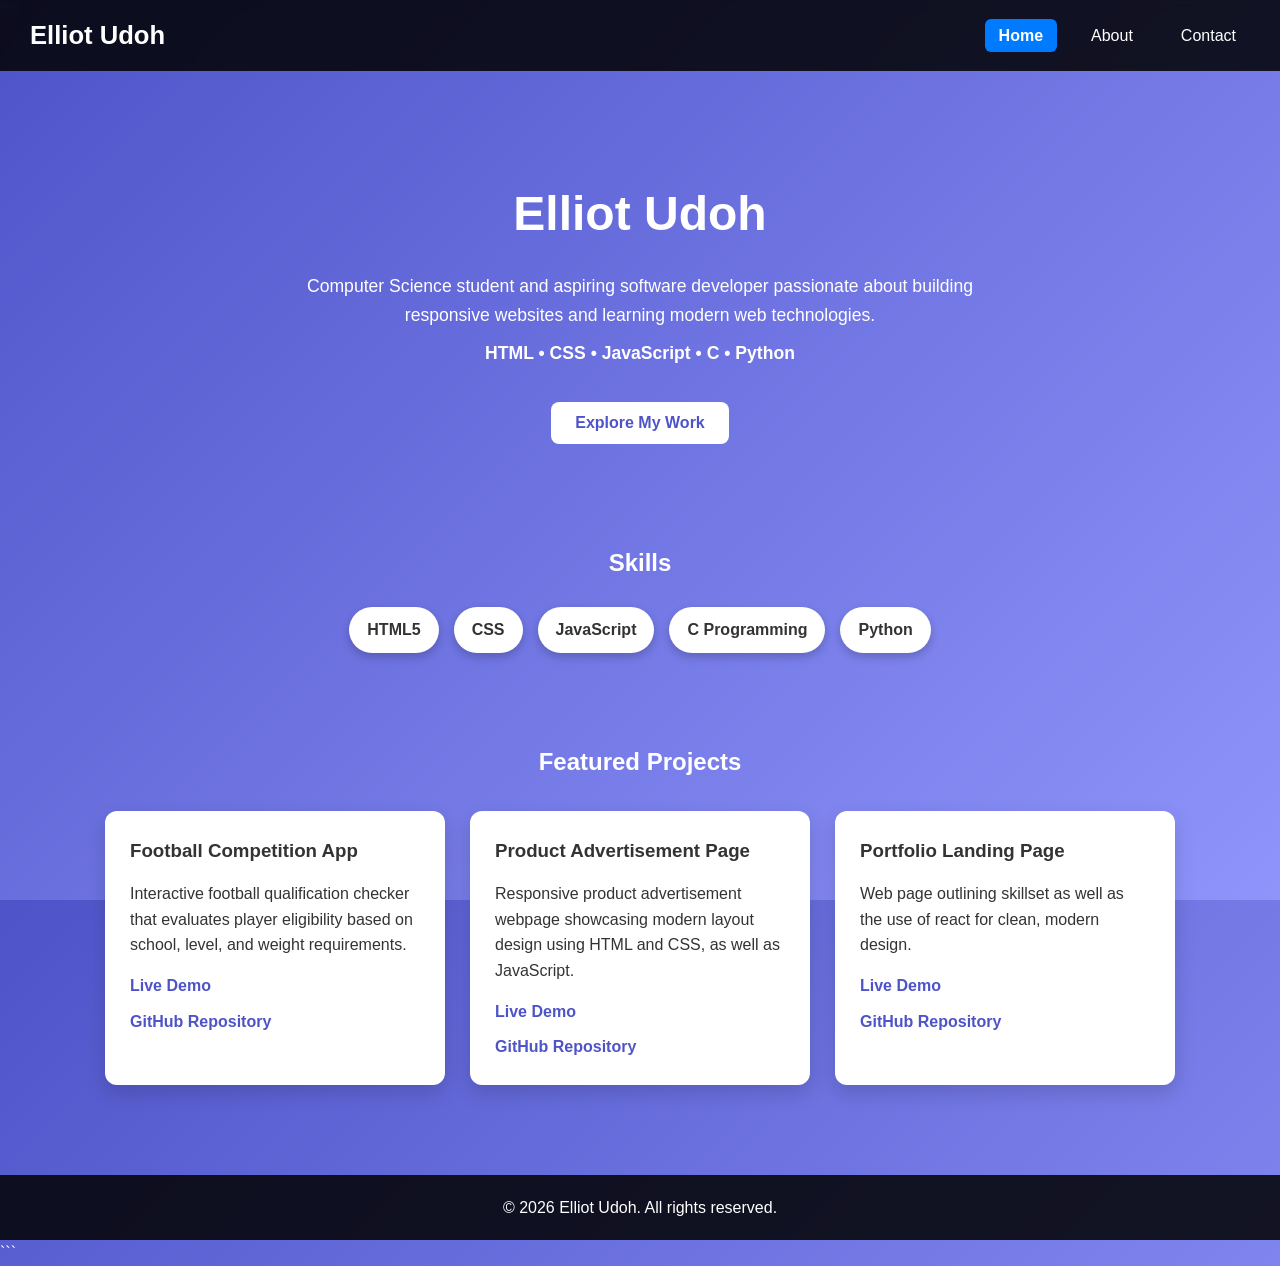
<file: index.html>
<!doctype html>

<html lang="en">
  <head>
    <meta charset="UTF-8" />
    <meta name="viewport" content="width=device-width, initial-scale=1.0" />
    <title>Elliot Udoh | Portfolio</title>
    <link rel="stylesheet" href="style.css" />
  </head>

  <body>
    <div class="wrap">
      ```
      <header>
        <nav class="navbar">
          <div class="logo">Elliot Udoh</div>

          <ul class="nav-links">
            <li><a href="index.html">Home</a></li>
            <li><a href="about.html">About</a></li>
            <li><a href="contact.html">Contact</a></li>
          </ul>
        </nav>
      </header>

      <main>
        <section class="h">
          <h1>Elliot Udoh</h1>

          <p>
            Computer Science student and aspiring software developer passionate
            about building responsive websites and learning modern web
            technologies.
          </p>

          <p class="hero-skills">HTML • CSS • JavaScript • C • Python</p>

          <button id="learnMoreBtn">Explore My Work</button>
        </section>

        <section class="skills">
          <h2>Skills</h2>

          <div class="skills-container">
            <span>HTML5</span>
            <span>CSS</span>
            <span>JavaScript</span>
            <span>C Programming</span>
            <span>Python</span>
          </div>
        </section>

        <section class="projects">
          <h2>Featured Projects</h2>

          <div class="project-list">
            <div class="project">
              <h3>Football Competition App</h3>

              <p>
                Interactive football qualification checker that evaluates player
                eligibility based on school, level, and weight requirements.
              </p>

              <div class="project-links">
                <a
                  href="https://3-lliott.github.io/Football-competition-app/"
                  target="_blank"
                >
                  Live Demo
                </a>

                <a
                  href="https://github.com/3-lliott/Football-competition-app"
                  target="_blank"
                >
                  GitHub Repository
                </a>
              </div>
            </div>

            <div class="project">
              <h3>Product Advertisement Page</h3>

              <p>
                Responsive product advertisement webpage showcasing modern
                layout design using HTML and CSS, as well as JavaScript.
              </p>

              <div class="project-links">
                <a
                  href="https://3-lliott.github.io/Product-ad-app/"
                  target="_blank"
                >
                  Live Demo
                </a>

                <a
                  href="https://github.com/3-lliott/Product-ad-app"
                  target="_blank"
                >
                  GitHub Repository
                </a>
              </div>
            </div>
            <div class="project">
              <h3>Portfolio Landing Page</h3>

              <p>
                Web page outlining skillset as well as the use of react for
                clean, modern design.
              </p>

              <div class="project-links">
                <a href="https://3-lliott.github.io/react-pro/" target="_blank">
                  Live Demo
                </a>

                <a href="https://github.com/3-lliott/react-pro" target="_blank">
                  GitHub Repository
                </a>
              </div>
            </div>
          </div>
        </section>
      </main>

      <footer>
        <p>&copy; 2026 Elliot Udoh. All rights reserved.</p>
      </footer>
      ```
    </div>

    <script src="script.js"></script>
  </body>
</html>
</file>
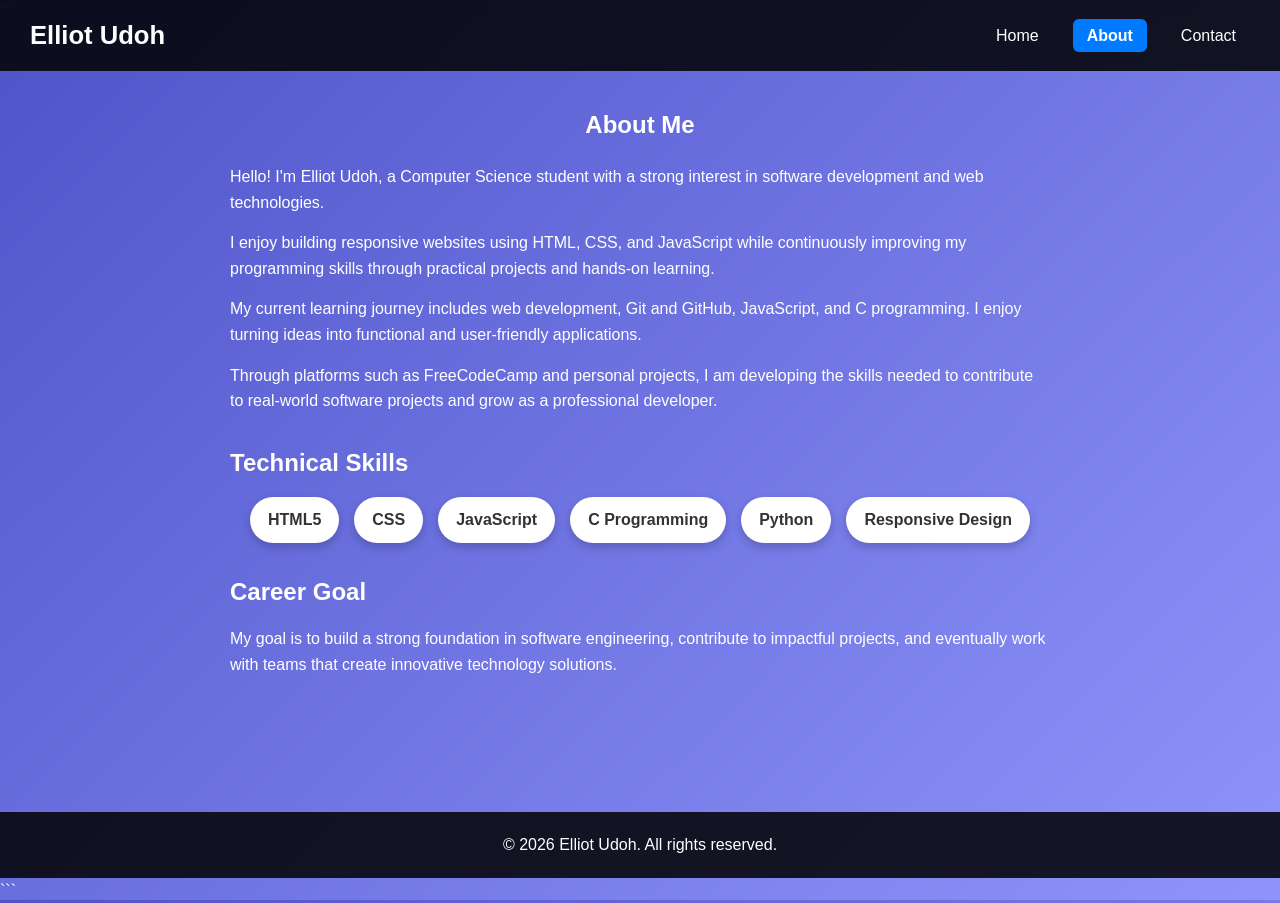
<file: about.html>
<!doctype html>

<html lang="en">
  <head>
    <meta charset="UTF-8" />
    <meta name="viewport" content="width=device-width, initial-scale=1.0" />
    <title>About Me | Elliot Udoh</title>
    <link rel="stylesheet" href="style.css" />
  </head>

  <body>
    <div class="wrap">
      ```
      <header>
        <nav class="navbar">
          <div class="logo">Elliot Udoh</div>

          <ul class="nav-links">
            <li><a href="index.html">Home</a></li>
            <li><a href="about.html">About</a></li>
            <li><a href="contact.html">Contact</a></li>
          </ul>
        </nav>
      </header>

      <main class="content">
        <section class="about-section">
          <h1>About Me</h1>

          <p>
            Hello! I'm Elliot Udoh, a Computer Science student with a strong
            interest in software development and web technologies.
          </p>

          <p>
            I enjoy building responsive websites using HTML, CSS, and JavaScript
            while continuously improving my programming skills through practical
            projects and hands-on learning.
          </p>

          <p>
            My current learning journey includes web development, Git and
            GitHub, JavaScript, and C programming. I enjoy turning ideas into
            functional and user-friendly applications.
          </p>

          <p>
            Through platforms such as FreeCodeCamp and personal projects, I am
            developing the skills needed to contribute to real-world software
            projects and grow as a professional developer.
          </p>

          <h2>Technical Skills</h2>

          <div class="skills-container">
            <span>HTML5</span>
            <span>CSS</span>
            <span>JavaScript</span>
            <span>C Programming</span>
            <span>Python</span>
            <span>Responsive Design</span>
          </div>

          <h2>Career Goal</h2>

          <p>
            My goal is to build a strong foundation in software engineering,
            contribute to impactful projects, and eventually work with teams
            that create innovative technology solutions.
          </p>
        </section>
      </main>

      <footer>
        <p>&copy; 2026 Elliot Udoh. All rights reserved.</p>
      </footer>
      ```
    </div>

    <script src="script.js"></script>
  </body>
</html>
</file>
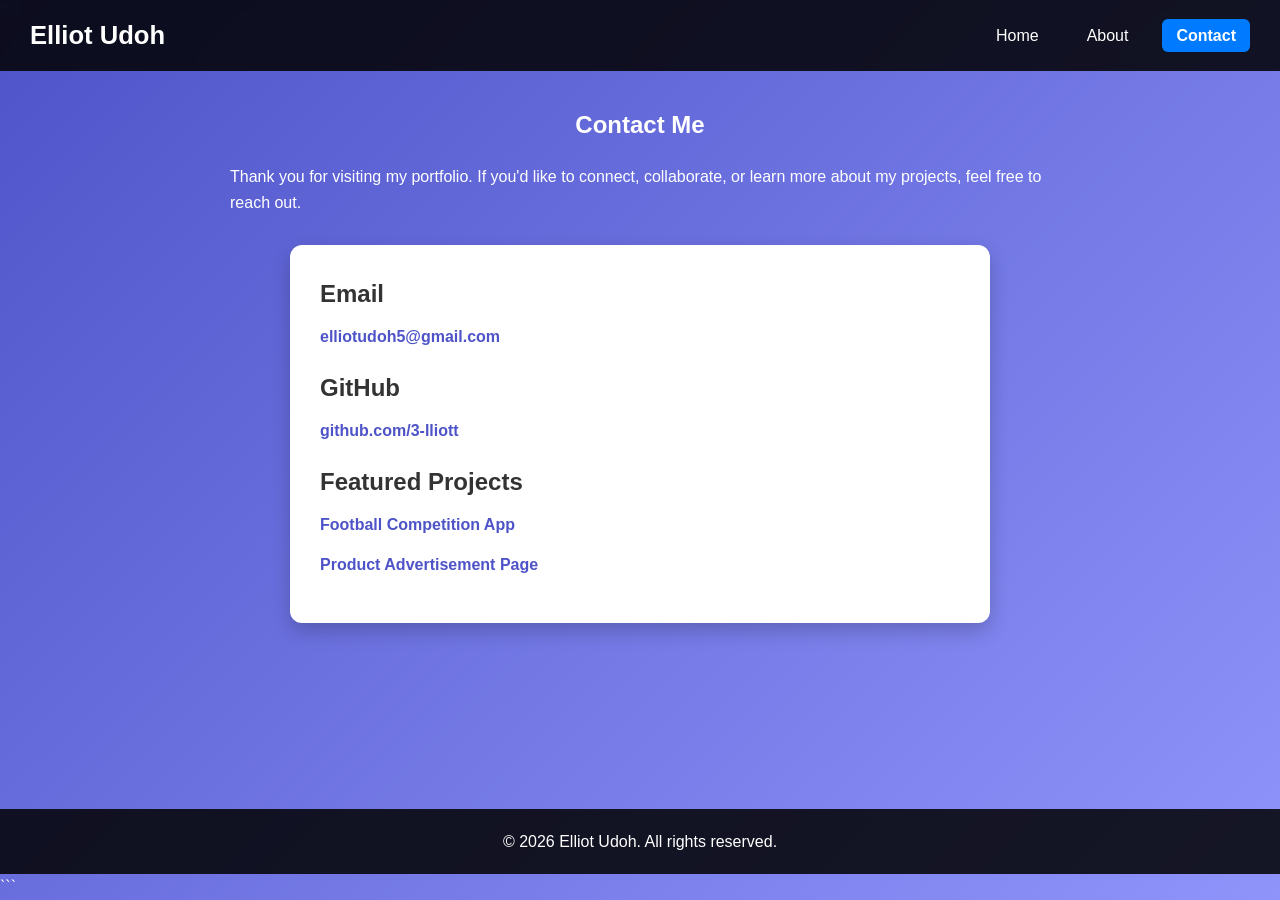
<file: contact.html>
<!doctype html>

<html lang="en">
  <head>
    <meta charset="UTF-8" />
    <meta name="viewport" content="width=device-width, initial-scale=1.0" />
    <title>Contact Me | Elliot Udoh</title>
    <link rel="stylesheet" href="style.css" />
  </head>

  <body>
    <div class="wrap">
      ```
      <header>
        <nav class="navbar">
          <div class="logo">Elliot Udoh</div>

          <ul class="nav-links">
            <li><a href="index.html">Home</a></li>
            <li><a href="about.html">About</a></li>
            <li><a href="contact.html">Contact</a></li>
          </ul>
        </nav>
      </header>

      <main class="content">
        <section class="contact-section">
          <h1>Contact Me</h1>

          <p>
            Thank you for visiting my portfolio. If you'd like to connect,
            collaborate, or learn more about my projects, feel free to reach
            out.
          </p>

          <div class="contact-card">
            <h2>Email</h2>
            <p>
              <a href="mailto:elliotudoh5@gmail.com"> elliotudoh5@gmail.com </a>
            </p>

            <h2>GitHub</h2>
            <p>
              <a href="https://github.com/3-lliott" target="_blank">
                github.com/3-lliott
              </a>
            </p>

            <h2>Featured Projects</h2>

            <p>
              <a
                href="https://3-lliott.github.io/Football-competition-app/"
                target="_blank"
              >
                Football Competition App
              </a>
            </p>

            <p>
              <a
                href="https://3-lliott.github.io/Product-ad-app/"
                target="_blank"
              >
                Product Advertisement Page
              </a>
            </p>
          </div>
        </section>
      </main>

      <footer>
        <p>&copy; 2026 Elliot Udoh. All rights reserved.</p>
      </footer>
      ```
    </div>

    <script src="script.js"></script>
  </body>
</html>
</file>
<file: style.css>
* {
  margin: 0;
  padding: 0;
  box-sizing: border-box;
  font-family: Arial, Helvetica, sans-serif;
}

html,
body {
  height: 100%;
  background: linear-gradient(135deg, #4e54c8, #8f94fb);
  color: white;
  line-height: 1.6;
}

/* Layout */

.wrap {
  min-height: 100vh;
  display: flex;
  flex-direction: column;
}

main {
  flex: 1;
  padding-top: 90px;
}

/* Navigation */

.navbar {
  position: fixed;
  top: 0;
  width: 100%;
  z-index: 1000;

  display: flex;
  justify-content: space-between;
  align-items: center;

  padding: 15px 30px;

  background: rgba(0, 0, 0, 0.85);
  backdrop-filter: blur(5px);
}

.logo {
  font-size: 1.6rem;
  font-weight: bold;
}

.nav-links {
  list-style: none;
  display: flex;
  gap: 20px;
}

.nav-links a {
  text-decoration: none;
  color: white;
  padding: 8px 14px;
  border-radius: 6px;
  transition: 0.3s ease;
}

.nav-links a:hover {
  background-color: rgba(255, 255, 255, 0.2);
}

.nav-links a.active {
  background-color: #007bff;
  font-weight: bold;
}

/* Hero Section */

.h {
  text-align: center;
  padding: 60px 20px;
}

.h h1 {
  font-size: 3rem;
  margin-bottom: 20px;
}

.h p {
  max-width: 700px;
  margin: 10px auto;
  font-size: 1.1rem;
}

.hero-skills {
  font-weight: bold;
  margin-top: 20px;
}

#learnMoreBtn {
  margin-top: 25px;
  padding: 12px 24px;
  border: none;
  border-radius: 8px;
  cursor: pointer;

  background: white;
  color: #4e54c8;

  font-size: 1rem;
  font-weight: bold;

  transition: 0.3s ease;
}

#learnMoreBtn:hover {
  transform: translateY(-2px);
}

/* Content Sections */

.content,
.about-section,
.contact-section {
  max-width: 900px;
  margin: 0 auto;
  padding: 40px 20px;
}

.about-section h1,
.contact-section h1 {
  margin-bottom: 20px;
  text-align: center;
}

.about-section h2 {
  margin-top: 30px;
  margin-bottom: 15px;
}

.about-section p,
.contact-section p {
  margin-bottom: 15px;
}

/* Skills */

.skills {
  text-align: center;
  padding: 40px 20px;
}

.skills h2 {
  margin-bottom: 25px;
}

.skills-container {
  display: flex;
  flex-wrap: wrap;
  justify-content: center;
  gap: 15px;
}

.skills-container span {
  background: white;
  color: #333;

  padding: 10px 18px;

  border-radius: 999px;

  font-weight: bold;

  box-shadow: 0 4px 10px rgba(0, 0, 0, 0.2);
}

/* Projects */

.projects {
  padding: 50px 20px;
}

.projects h2 {
  text-align: center;
  margin-bottom: 30px;
}

.project-list {
  display: flex;
  flex-wrap: wrap;
  justify-content: center;
  gap: 25px;
}

.project {
  width: 340px;

  background: white;
  color: #333;

  border-radius: 12px;

  padding: 25px;

  box-shadow: 0 8px 20px rgba(0, 0, 0, 0.15);

  transition: transform 0.3s ease;
}

.project:hover {
  transform: translateY(-5px);
}

.project h3 {
  margin-bottom: 15px;
}

.project p {
  margin-bottom: 12px;
}

.project-links {
  margin-top: 15px;

  display: flex;
  flex-direction: column;
  gap: 10px;
}

.project-links a {
  text-decoration: none;
  color: #4e54c8;
  font-weight: bold;
}

.project-links a:hover {
  text-decoration: underline;
}

/* Contact Card */

.contact-card {
  background: white;
  color: #333;

  max-width: 700px;

  margin: 30px auto;

  padding: 30px;

  border-radius: 12px;

  box-shadow: 0 8px 20px rgba(0, 0, 0, 0.2);
}

.contact-card h2 {
  margin-top: 20px;
  margin-bottom: 10px;
}

.contact-card h2:first-child {
  margin-top: 0;
}

.contact-card a {
  color: #4e54c8;
  text-decoration: none;
  font-weight: bold;
}

.contact-card a:hover {
  text-decoration: underline;
}

/* Footer */

footer {
  text-align: center;

  padding: 20px;

  background: rgba(0, 0, 0, 0.85);

  margin-top: 40px;
}

/* Responsive Design */

@media (max-width: 768px) {
  .navbar {
    flex-direction: column;
    gap: 15px;
    padding: 15px;
  }

  main {
    padding-top: 120px;
  }

  .nav-links {
    flex-wrap: wrap;
    justify-content: center;
  }

  .h h1 {
    font-size: 2.2rem;
  }

  .project {
    width: 100%;
    max-width: 400px;
  }

  .contact-card {
    width: 100%;
  }
}

@media (max-width: 480px) {
  .h h1 {
    font-size: 1.8rem;
  }

  .h p {
    font-size: 1rem;
  }

  .skills-container span {
    font-size: 0.9rem;
  }
}
</file>
